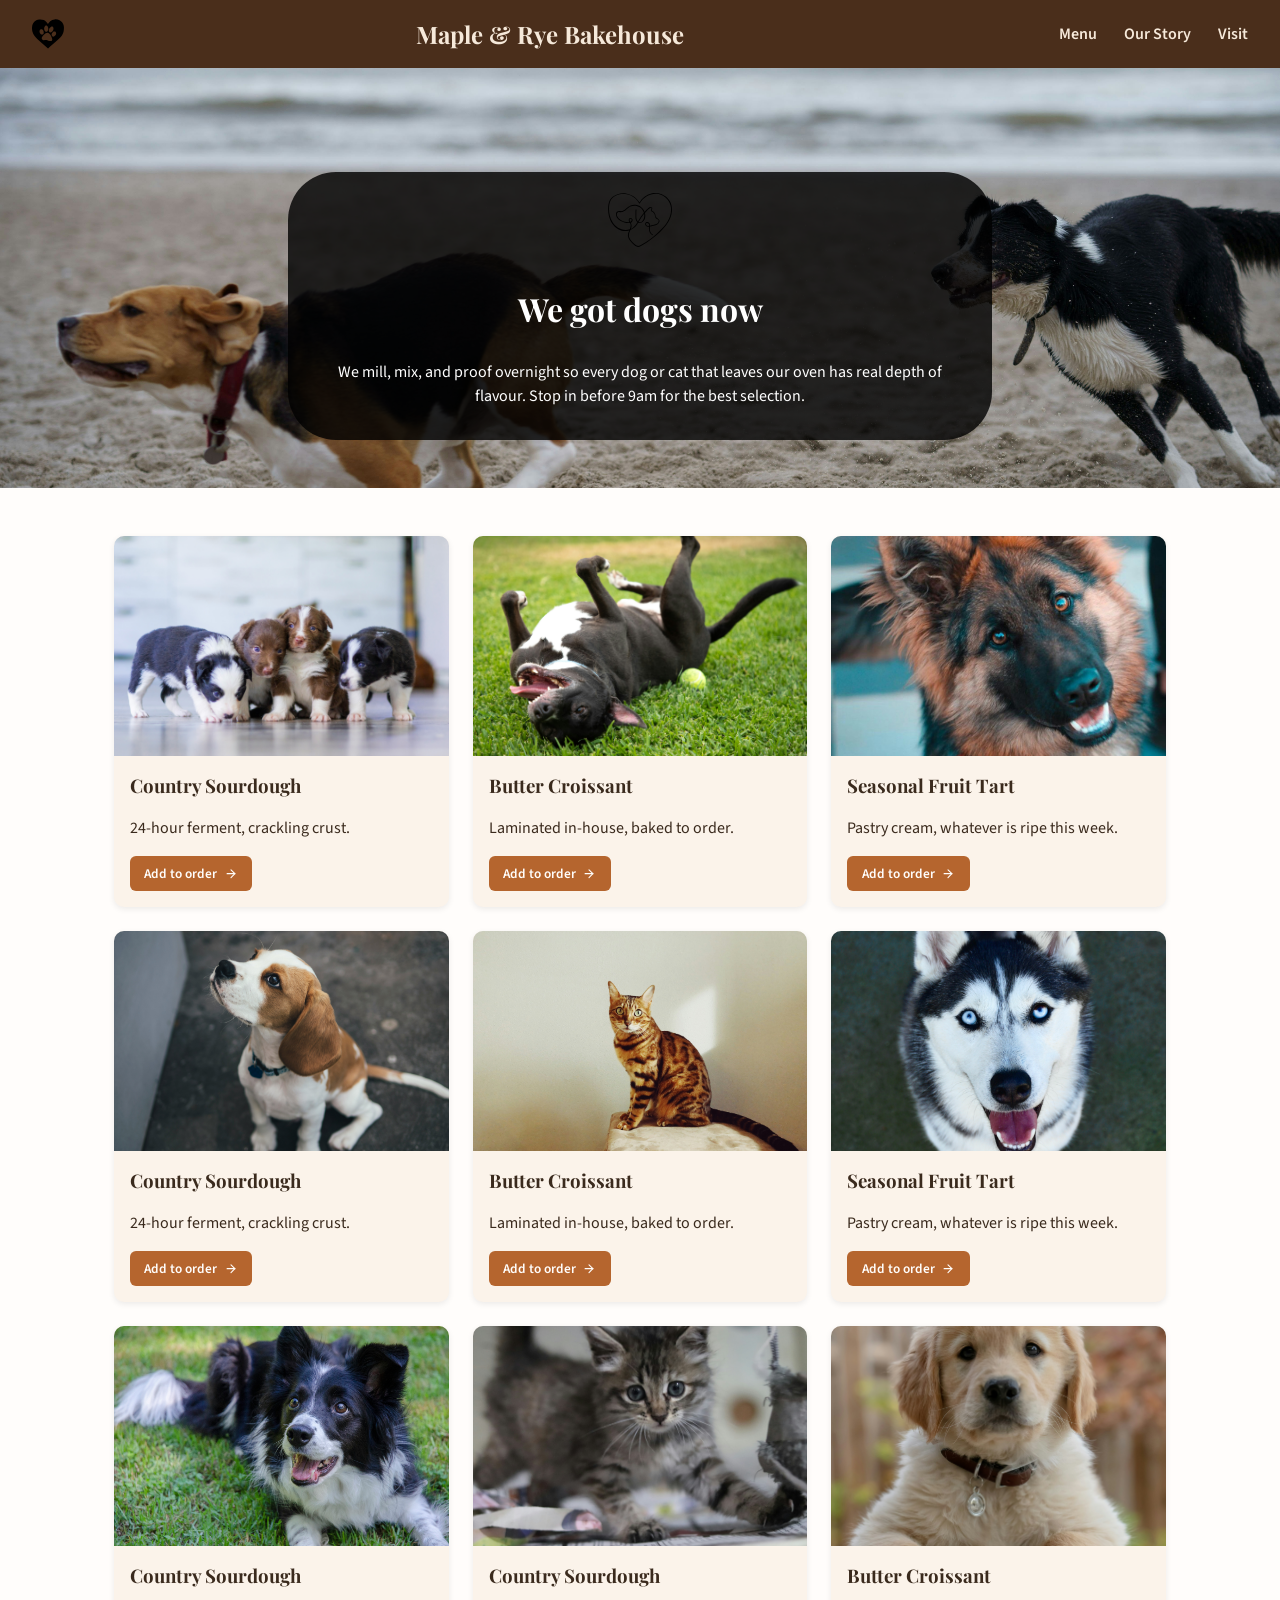
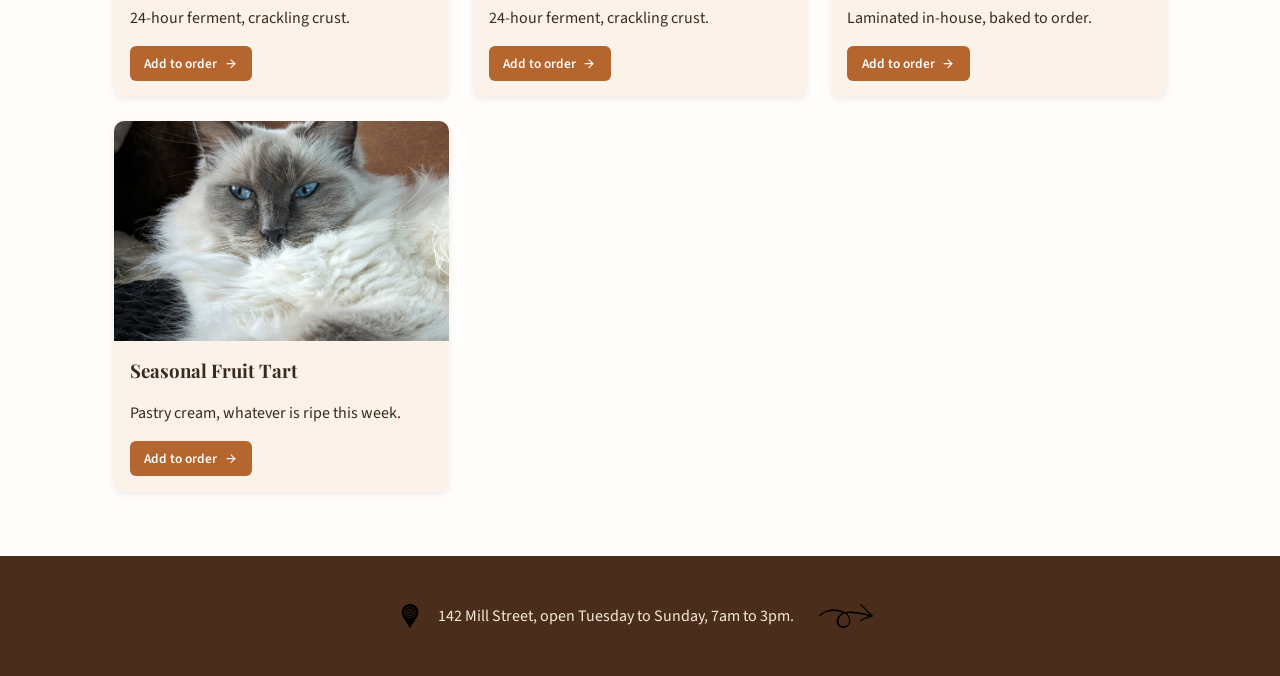
<file: image-optimization/index.html>
<!DOCTYPE html>
<html lang="en">

<head>
  <meta charset="UTF-8">
  <meta name="viewport" content="width=device-width, initial-scale=1.0">
  <title>Maple &amp; Rye Bakehouse</title>

  <link href="https://fonts.googleapis.com/css2?family=Playfair+Display:wght@700&family=Source+Sans+Pro&display=auto" rel="stylesheet">
  <link rel="stylesheet" href="css/styles.css">

  <script src="js/analytics.js" defer></script>
  <script src="js/main.js" defer></script>
</head>

<body>
  <header>
    <img src="Originals/svgs/heart-paw-icon.svg" alt="Logo" height="32" width="32">
    <h1>Maple &amp; Rye Bakehouse</h1>
    <nav>
      <a href="#products">Menu</a>
      <a href="#about">Our Story</a>
      <a href="#visit">Visit</a>
    </nav>
  </header>

  <div class="hero">
    <section class="intro" id="about">
      <img src="Originals/svgs/paws-heart-logo.svg" alt="Logo" height="64" width="64">
      <h2>We got dogs now</h2>
      <p>We mill, mix, and proof overnight so every dog or cat that leaves our oven has real depth of flavour. Stop in before 9am for the best selection.</p>
    </section>
  </div>

  <section class="products" id="products">
    <div class="product-card">
      <img src="Originals/image-1.jpg" alt="Hands lifting a round scored sourdough loaf from a cloth-lined basket">
      <div class="caption">
        <h3>Country Sourdough</h3>
        <p>24-hour ferment, crackling crust.</p>
        <button class="order-btn">
          Add to order
          <svg class="btn-arrow" width="14" height="14" viewBox="0 0 24 24" fill="none" stroke="currentColor" stroke-width="2" stroke-linecap="round" stroke-linejoin="round" aria-hidden="true" focusable="false">
            <line x1="5" y1="12" x2="19" y2="12"></line>
            <polyline points="12 5 19 12 12 19"></polyline>
          </svg>
        </button>
      </div>
    </div>
    <div class="product-card">
      <img src="Originals/image-2.jpg" alt="Close-up of golden, flaky almond croissants">
      <div class="caption">
        <h3>Butter Croissant</h3>
        <p>Laminated in-house, baked to order.</p>
        <button class="order-btn">
          Add to order
          <svg class="btn-arrow" width="14" height="14" viewBox="0 0 24 24" fill="none" stroke="currentColor" stroke-width="2" stroke-linecap="round" stroke-linejoin="round" aria-hidden="true" focusable="false">
            <line x1="5" y1="12" x2="19" y2="12"></line>
            <polyline points="12 5 19 12 12 19"></polyline>
          </svg>
        </button>
      </div>
    </div>
    <div class="product-card">
      <img src="Originals/image-3.jpg" alt="Fruit tarts topped with berries, kiwi, and rose-cut apple">
      <div class="caption">
        <h3>Seasonal Fruit Tart</h3>
        <p>Pastry cream, whatever is ripe this week.</p>
        <button class="order-btn">
          Add to order
          <svg class="btn-arrow" width="14" height="14" viewBox="0 0 24 24" fill="none" stroke="currentColor" stroke-width="2" stroke-linecap="round" stroke-linejoin="round" aria-hidden="true" focusable="false">
            <line x1="5" y1="12" x2="19" y2="12"></line>
            <polyline points="12 5 19 12 12 19"></polyline>
          </svg>
        </button>
      </div>
    </div>
    <div class="product-card">
      <img src="Originals/image-4.jpg" alt="Hands lifting a round scored sourdough loaf from a cloth-lined basket">
      <div class="caption">
        <h3>Country Sourdough</h3>
        <p>24-hour ferment, crackling crust.</p>
        <button class="order-btn">
          Add to order
          <svg class="btn-arrow" width="14" height="14" viewBox="0 0 24 24" fill="none" stroke="currentColor" stroke-width="2" stroke-linecap="round" stroke-linejoin="round" aria-hidden="true" focusable="false">
            <line x1="5" y1="12" x2="19" y2="12"></line>
            <polyline points="12 5 19 12 12 19"></polyline>
          </svg>
        </button>
      </div>
    </div>
    <div class="product-card">
      <img src="Originals/image-5.jpg" alt="Close-up of golden, flaky almond croissants">
      <div class="caption">
        <h3>Butter Croissant</h3>
        <p>Laminated in-house, baked to order.</p>
        <button class="order-btn">
          Add to order
          <svg class="btn-arrow" width="14" height="14" viewBox="0 0 24 24" fill="none" stroke="currentColor" stroke-width="2" stroke-linecap="round" stroke-linejoin="round" aria-hidden="true" focusable="false">
            <line x1="5" y1="12" x2="19" y2="12"></line>
            <polyline points="12 5 19 12 12 19"></polyline>
          </svg>
        </button>
      </div>
    </div>
    <div class="product-card">
      <img src="Originals/image-6.jpg" alt="Fruit tarts topped with berries, kiwi, and rose-cut apple">
      <div class="caption">
        <h3>Seasonal Fruit Tart</h3>
        <p>Pastry cream, whatever is ripe this week.</p>
        <button class="order-btn">
          Add to order
          <svg class="btn-arrow" width="14" height="14" viewBox="0 0 24 24" fill="none" stroke="currentColor" stroke-width="2" stroke-linecap="round" stroke-linejoin="round" aria-hidden="true" focusable="false">
            <line x1="5" y1="12" x2="19" y2="12"></line>
            <polyline points="12 5 19 12 12 19"></polyline>
          </svg>
        </button>
      </div>
    </div>
    <div class="product-card">
      <img src="Originals/image-7.jpg" alt="Hands lifting a round scored sourdough loaf from a cloth-lined basket">
      <div class="caption">
        <h3>Country Sourdough</h3>
        <p>24-hour ferment, crackling crust.</p>
        <button class="order-btn">
          Add to order
          <svg class="btn-arrow" width="14" height="14" viewBox="0 0 24 24" fill="none" stroke="currentColor" stroke-width="2" stroke-linecap="round" stroke-linejoin="round" aria-hidden="true" focusable="false">
            <line x1="5" y1="12" x2="19" y2="12"></line>
            <polyline points="12 5 19 12 12 19"></polyline>
          </svg>
        </button>
      </div>
    </div>
    <div class="product-card">
      <img src="Originals/image-8.jpg" alt="Hands lifting a round scored sourdough loaf from a cloth-lined basket">
      <div class="caption">
        <h3>Country Sourdough</h3>
        <p>24-hour ferment, crackling crust.</p>
        <button class="order-btn">
          Add to order
          <svg class="btn-arrow" width="14" height="14" viewBox="0 0 24 24" fill="none" stroke="currentColor" stroke-width="2" stroke-linecap="round" stroke-linejoin="round" aria-hidden="true" focusable="false">
            <line x1="5" y1="12" x2="19" y2="12"></line>
            <polyline points="12 5 19 12 12 19"></polyline>
          </svg>
        </button>
      </div>
    </div>
    <div class="product-card">
      <img src="Originals/image-9.jpg" alt="Close-up of golden, flaky almond croissants">
      <div class="caption">
        <h3>Butter Croissant</h3>
        <p>Laminated in-house, baked to order.</p>
        <button class="order-btn">
          Add to order
          <svg class="btn-arrow" width="14" height="14" viewBox="0 0 24 24" fill="none" stroke="currentColor" stroke-width="2" stroke-linecap="round" stroke-linejoin="round" aria-hidden="true" focusable="false">
            <line x1="5" y1="12" x2="19" y2="12"></line>
            <polyline points="12 5 19 12 12 19"></polyline>
          </svg>
        </button>
      </div>
    </div>
    <div class="product-card">
      <img src="Originals/image-10.jpg" alt="Fruit tarts topped with berries, kiwi, and rose-cut apple">
      <div class="caption">
        <h3>Seasonal Fruit Tart</h3>
        <p>Pastry cream, whatever is ripe this week.</p>
        <button class="order-btn">
          Add to order
          <svg class="btn-arrow" width="14" height="14" viewBox="0 0 24 24" fill="none" stroke="currentColor" stroke-width="2" stroke-linecap="round" stroke-linejoin="round" aria-hidden="true" focusable="false">
            <line x1="5" y1="12" x2="19" y2="12"></line>
            <polyline points="12 5 19 12 12 19"></polyline>
          </svg>
        </button>
      </div>
    </div>
  </section>

  <footer id="visit">
    <img src="Originals/svgs/location-marker-icon.svg" alt="Location" height="24" width="24">
    <p>142 Mill Street, open Tuesday to Sunday, 7am to 3pm.</p>
    <img src="Originals/svgs/arrow-icon.svg" alt="Location" height="24" width="72">
  </footer>
</body>

</html>
</file>
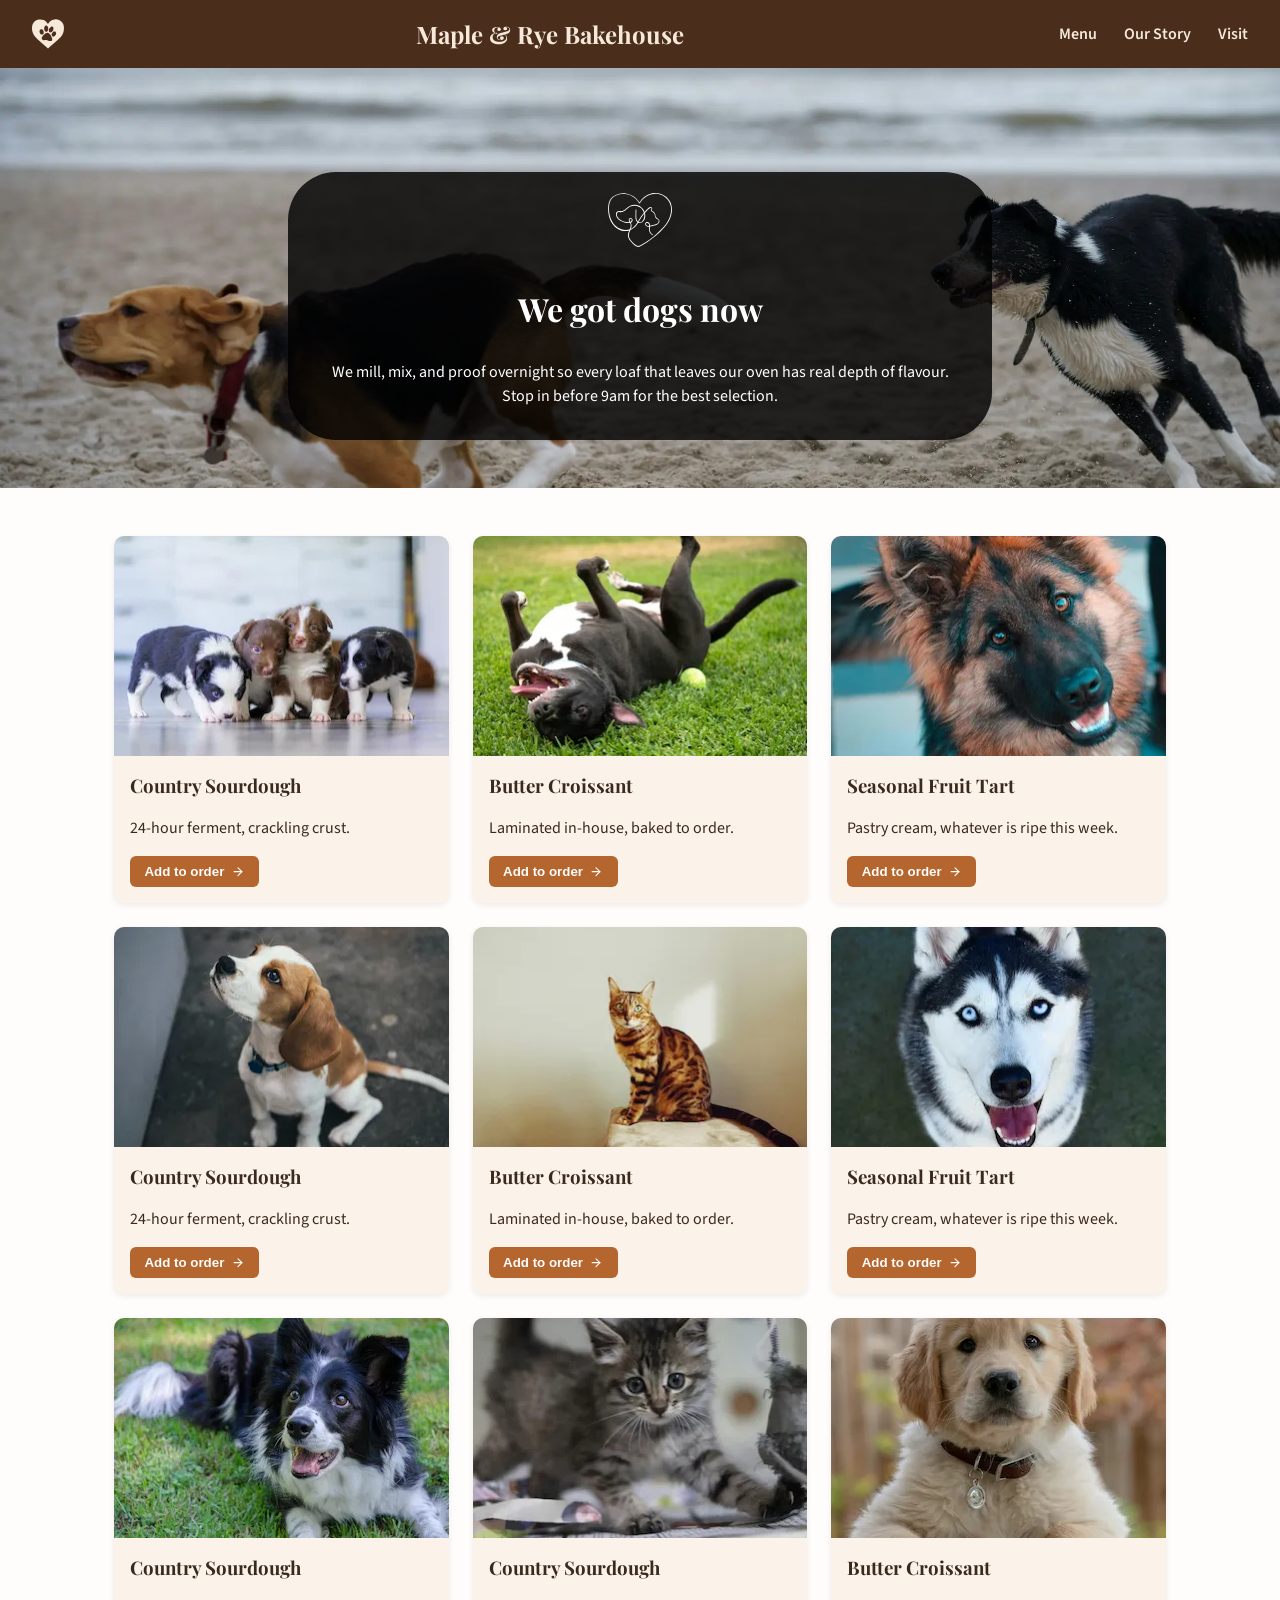
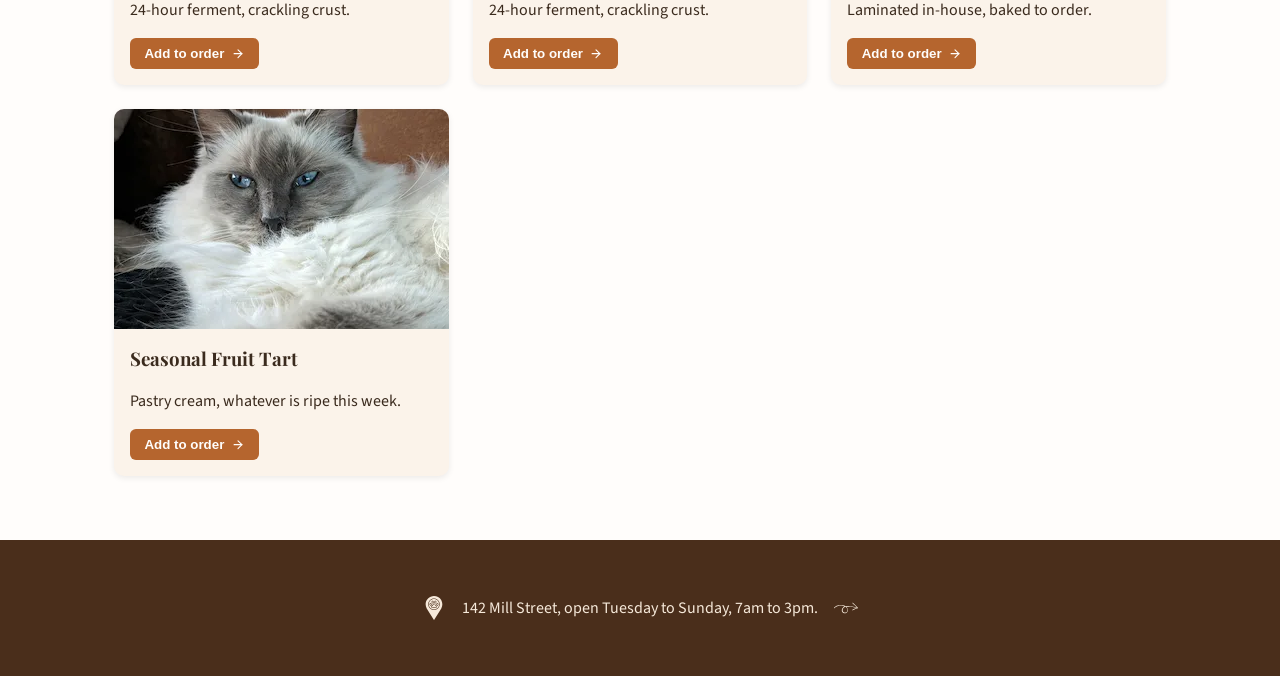
<file: image-optimization/optimized/index.html>
<!DOCTYPE html>
<html lang="en">

<!-- Starting file was alluded to but not provided so I just mutilated the starting file from the day 5 demo to hopefully fit the assignment parameters -->

<head>
  <meta charset="UTF-8">
  <meta name="viewport" content="width=device-width, initial-scale=1.0">
  <title>Maple &amp; Rye Bakehouse</title>

  <!-- I don't know where you got Source Sans Pro from, but it's not in Google Fonts anymore. I think the browser is just falling back to Arial. Replacing with Source Sans 3 for my optimization -->
  <link rel="preconnect" href="https://fonts.googleapis.com">
  <link rel="preconnect" href="https://fonts.gstatic.com" crossorigin>
  <!--link href="https://fonts.googleapis.com/css2?family=Playfair+Display:wght@700&family=Source+Sans+3:wght@400..600&display=swap" rel="stylesheet"-->
  <link
    rel="preload"
    href="https://fonts.googleapis.com/css2?family=Playfair+Display:wght@700&family=Source+Sans+3:wght@400..600&display=swap"
    as="style"
    onload="this.onload=null;this.rel='stylesheet'"
  />
  <noscript>
      <link
          href="https://fonts.googleapis.com/css2?family=Playfair+Display:wght@700&family=Source+Sans+3:wght@400..600&display=swap"
          rel="stylesheet"
          type="text/css"
      />
  </noscript>

  <link rel="preload" href="img/hero-small.webp" as="image" type="image/webp" fetchpriority="high">
  <link rel="stylesheet" href="css/styles.css">

  <script src="js/analytics.js" defer></script>
  <script src="js/main.js" defer></script>
</head>

<body>
  <svg xmlns="http://www.w3.org/2000/svg" width="0" height="0" style="position:absolute" aria-hidden="true">
    <symbol id="arrow-icon" viewBox="0 0 90 40">
      <path d="M88,21.1s0,0,0,0c0,0,0,0,0,0,0,0,0,0,0,0,.3,0,.6,0,.9,0,.4,0,.8-.3,1-.7.2-.4,0-.8-.2-1.1l-7.4-7.4c-2.5-2.5-4.9-4.9-7.4-7.4-1.4-1.4-2.8-2.8-4.2-4.2-.4-.4-1.1-.4-1.5,0-.4.4-.4,1.1,0,1.5,2.5,2.5,4.9,4.9,7.4,7.4s4.9,4.9,7.4,7.4l1.1,1.1c-5.5-1.5-11.1-2.7-16.8-3.5-3.1-.5-6.2-.8-9.3-1.1-2.8-.3-5.6-.4-8.5-.4-2.4,0-4.9.3-7.2.9-3.1-1.8-6.6-2.8-10-3.5-5.3-1-10.8-1.1-16.1-.1-5.2,1-10.2,3-14.3,6.4-1,.8-1.9,1.6-2.7,2.6-.4.4-.4,1.1,0,1.5.4.4,1.1.4,1.5,0,.9-.9,1.8-1.8,2.7-2.6.1,0,.2-.2.4-.3,0,0,0,0,.1,0,0,0,0,0,0,0,.3-.2.5-.4.8-.6.5-.3,1-.7,1.5-1,1.1-.6,2.1-1.2,3.3-1.7.1,0,.3-.1.4-.2,0,0,.1,0,.2,0,0,0,0,0,0,0,.3-.1.6-.2.9-.3.6-.2,1.2-.4,1.8-.6,1.2-.4,2.4-.7,3.7-.9.6-.1,1.2-.2,1.9-.3,0,0,.1,0,.2,0,0,0,0,0,0,0,0,0,0,0,0,0,.1,0,.3,0,.4,0,.3,0,.7,0,1,0,2.5-.2,5.1-.2,7.7,0,.3,0,.6,0,.8,0,.1,0,.3,0,.4,0,0,0,0,0,.1,0,.1,0,.2,0,.3,0,.6,0,1.2.2,1.9.3,1.4.3,2.8.6,4.1,1,.7.2,1.3.4,2,.7.2,0,.3.1.5.2,0,0,.2,0,.2,0,0,0,0,0,0,0,0,0,0,0,0,0,.3.1.7.3,1,.4-1.8.7-3.6,1.7-5.1,2.9-3.4,2.9-5.9,7.4-5.7,11.9,0,2.4.9,4.7,2.5,6.6,1.6,2,4.1,3.3,6.6,3.8,2.7.5,5.4,0,7.8-1.3,2.4-1.4,4.3-3.6,5.3-6.1,2-4.9.2-10.5-3.1-14.4-.8-1-1.8-1.9-2.8-2.6.3,0,.6-.1.9-.1,0,0,.1,0,.2,0,0,0,.2,0,.2,0,.2,0,.4,0,.5,0,2.7-.3,5.3-.2,8,0,2.9.2,5.8.5,8.8.8,1.3.2,2.9.4,4.3.6,1.5.2,2.9.5,4.4.8,3,.6,5.9,1.2,8.8,1.9.9.2,1.7.4,2.6.7-1.2.3-2.3.7-3.5,1.1-2.9,1.1-5.8,2.4-8.6,3.8-1.3.7-2.5,1.3-3.7,2.1-.5.3-.7.9-.4,1.4.3.5.9.7,1.4.4,2.3-1.4,4.7-2.6,7.2-3.7.7-.3,1.4-.6,2.1-.9.2,0,.3-.1.5-.2,0,0,.4-.2,0,0,0,0,.2,0,.3-.1.3-.1.7-.3,1-.4,1.4-.5,2.8-1,4.2-1.4.7-.2,1.4-.4,2.1-.5.2,0,.3,0,.5,0,0,0,.1,0,.2,0,0,0,0,0,0,0h0ZM44.8,17.1c.3.2.6.5.8.7.4.4.9.8,1.3,1.3.2.2.4.4.6.7,0,0,0,0,.1.1-.1-.2,0,0,0,0,0,.1.2.3.3.4.3.5.7,1,.9,1.5.1.3.3.5.4.8,0,.1.1.3.2.4,0,0,0,.1,0,.2,0,0,0,0,0,.1,0,0,0,0,0,0,.2.6.4,1.1.6,1.7,0,.3.1.5.2.8,0,.1,0,.3,0,.4,0,0,0,.1,0,.2,0,0,0,0,0,0,0,0,0,0,0,0,0,.6,0,1.2,0,1.7,0,.3,0,.5,0,.8,0,0,0,0,0,.1,0,0,0,0,0,.1,0,.2,0,.3,0,.5-.1.6-.3,1.2-.5,1.7,0,0,0,0,0,0,0,0,0,0,0,0,0,0,0,.1,0,.2,0,.1-.1.3-.2.4-.1.3-.3.5-.4.8-.2.3-.3.5-.5.8,0,0,0,0,0,.1,0,0,0,.1,0,0-.1.1-.2.3-.3.4-.4.5-.9.9-1.4,1.3,0,0,0,0-.1.1,0,0,0,0,0,0,0,0,0,0,0,0-.1,0-.2.2-.3.2-.3.2-.6.4-.9.5-.3.1-.5.3-.8.4,0,0-.1,0-.2,0,0,0,0,0,0,0-.2,0-.3.1-.5.2-.6.2-1.2.3-1.7.4,0,0,0,0,0,0,0,0-.1,0-.2,0-.1,0-.3,0-.4,0-.3,0-.6,0-.9,0-.1,0-.3,0-.4,0,0,0-.1,0-.2,0h0s0,0,0,0c-.3,0-.6,0-.9-.2-.3,0-.6-.1-.8-.2-.1,0-.3,0-.4-.1,0,0-.1,0-.2,0,0,0,0,0,0,0,0,0,0,0,0,0-.6-.2-1.1-.5-1.6-.8-.1,0-.2-.1-.3-.2,0,0-.2-.1-.2-.2-.2-.2-.5-.4-.7-.6-.2-.2-.4-.4-.6-.6,0,0-.2-.2-.3-.3,0,0-.1-.1-.2-.2,0,0,0,0,0,0,0,0,0,0,0,0-.3-.5-.6-.9-.9-1.5,0-.1-.1-.2-.2-.4,0,0,0,0,0,0,0,0,0-.1,0-.2,0-.2-.2-.5-.2-.7,0-.2-.1-.5-.2-.7,0-.1,0-.2,0-.4,0,0,0,0,0-.1,0,0,0,0,0,0,0-.5,0-1,0-1.5,0-.2,0-.5,0-.7,0,0,0-.3,0-.3,0-.1,0-.2,0-.4,0-.5.2-1,.4-1.5,0-.2.1-.5.2-.7,0-.1,0-.2.1-.3,0,0,0-.2,0-.2,0,0,0,0,0-.1.2-.5.4-1,.7-1.4.3-.5.5-.9.9-1.3,0-.1.2-.2.2-.3,0,0,0,0,0,0,0,0,0,0,.1-.1.2-.2.3-.4.5-.6.4-.4.7-.8,1.1-1.2.2-.2.4-.3.6-.5.1,0,.2-.2.3-.3,0,0,0,0,.1,0,0,0,0,0,0,0,.9-.7,2-1.3,3.1-1.8.1,0,.3-.1.4-.2,0,0,0,0,.1,0,0,0,.2,0,.2,0,.3-.1.6-.2.9-.3.3-.1.7-.2,1-.3.4.2.7.5,1.1.7.1,0,.3.2.4.3,0,0,0,0,0,0,0,0,0,0,0,0,0,0,.1.1.2.2h0ZM88,21.1c0,0,0,0-.1,0,0,0,0,0,0,0,0,0,0,0,0,0h0Z" />
    </symbol>
    <symbol id="heart-paw-icon" viewBox="0 0 90 82.5">
      <path d="M89,16.6c-1.9-6.4-5.7-11-11.6-14.1C73,.3,68.4-.4,63.6.2c-2.3.3-4.6,1-6.8,2-4.1,1.9-7.4,4.8-10,8.3-.6.9-1.2,1.7-1.9,2.6h-.1c-1.3-2.2-2.6-4.1-4.4-5.7-2.2-2.2-4.8-4.1-7.5-5.2C28.7.3,24.4-.2,20,.3c-2.3.3-4.5.9-6.5,1.9C5.2,6,.3,14,0,22.8c0,2.2,0,4.4.3,6.7.1,1.9.4,3.6,1,5.5,1.2,4.5,3.2,8.6,6,12.2,2.2,2.9,4.8,5.7,7.5,8.1,3.6,3.3,7.3,6.5,11,9.9,6.5,5.7,12.9,11.3,19.2,17.1h.1c.1.1.1,0,.1,0,4.4-4.1,8.7-8.1,13.2-12,4.4-3.8,8.6-7.5,12.9-11.3,3-2.8,6.1-5.5,8.9-8.6,2.5-2.8,4.6-5.8,6.2-9.1,1.9-3.8,2.8-7.8,3.2-11.9.1-1.7.1-3.6.3-5.5-.1-2.8-.4-5.1-1-7.3ZM53.1,21.4c3.5-2.3,7-.3,7.3,3.8v2c-.6,3.8-2.5,6.4-5.2,8.4-1.6,1.2-3.2,1.6-5.1.7s-2.6-2.5-2.8-4.5c0-4.5,2-8,5.8-10.5ZM36.9,18.8c1.9-1.7,3.9-1.9,5.8-.1,2.3,2,3,4.8,3,7.7s-.1,1.3-.1,1.9c-.3,2.2-1,4.2-2.8,5.7-1.7,1.3-3.6,1.3-5.4-.1-4.1-3.3-4.4-11.3-.6-15ZM24,41c-2.5-2.9-3.6-6.2-2.3-10,1.2-3.2,4.4-4.4,7.3-2.5s4.4,5.5,3.9,9.7c-.3,1.9-1,3.8-3.2,4.5-2.3.7-4.2,0-5.7-1.7ZM53.4,61c-1.6.3-3.3.3-4.8-.1-1.9-.4-3.8-1.3-5.5-2-2.5-1.2-4.8-1.5-7.4-.6-1.2.4-2.3.4-3.3.6-4.4-.7-6.4-4.9-4.2-9,2.5-4.5,5.8-8.1,10.2-10.7s7.1-2.2,10.7,1.5,6,8.3,7.4,13.4c.3,1,.3,2,.4,3-.3,2.2-1.5,3.8-3.5,4.1ZM61.4,48.4c-2.6.9-5.4-.7-6-3.6-.6-3.2.4-6,2.6-8.1,1-1,2.2-1.9,3.5-2.3,2.9-1.2,5.4.3,6.1,3.3.1.7.1,1.5.3,2.2-.1,3.3-3,7.4-6.5,8.6Z" />
    </symbol>
    <symbol id="location-marker-icon" viewBox="0 0 62.7 90">
      <path d="M31.3,0C14,0,0,14,0,31.3c0,5.3,1.4,10.6,4,15.2,0,0,0,.1,0,.2l26.5,42.8c.3.5.9.6,1.4.3.1,0,.2-.2.3-.3l26.5-42.8c0,0,0-.1,0-.2,8.4-15.1,3-34.2-12.1-42.6C41.9,1.4,36.7,0,31.3,0ZM31.3,52.6c-11.9,0-21.5-9.6-21.5-21.5S19.4,9.5,31.3,9.5s21.5,9.6,21.5,21.5c0,11.9-9.6,21.5-21.5,21.5Z" />
      <path d="M31.3,11.5c-10.8,0-19.6,8.8-19.6,19.6s8.8,19.6,19.6,19.6,19.6-8.8,19.6-19.6c0-10.8-8.8-19.6-19.6-19.6ZM32.7,22c.5-2.8,2.5-4.8,4.6-4.4,1.1.2,2,1,2.5,2.1.5,1.1.6,2.4.4,3.6-.5,2.6-2.2,4.5-4.1,4.5-.2,0-.3,0-.5,0-1.1-.2-2-1-2.5-2.1-.5-1.1-.6-2.4-.4-3.6ZM22.9,19.7c.4-1.1,1.3-1.9,2.5-2.1,2.1-.4,4.1,1.6,4.6,4.4.2,1.2.1,2.5-.4,3.6-.4,1.1-1.3,1.9-2.5,2.1-.2,0-.3,0-.5,0-1.9,0-3.6-1.9-4.1-4.5-.2-1.2-.1-2.5.4-3.6ZM19.4,36.7c-.2,0-.3,0-.5,0-1.9,0-3.6-1.8-4.1-4.5,0-.4-.1-.8-.1-1.2,0-.8.2-1.6.5-2.4.4-1.1,1.3-1.9,2.5-2.1,2.1-.4,4.1,1.6,4.6,4.4s-.7,5.4-2.8,5.8ZM41.2,42.3c-.8,1.4-2.2,2.3-3.8,2.3-1.2,0-2.4-.4-3.4-1-.8-.5-1.7-.7-2.6-.8-.9,0-1.8.4-2.6.8-1,.6-2.2.9-3.4,1-1.3,0-2.5-.6-3.3-1.6-.8-.9-1.2-2.2-1-3.4.2-1.1.8-2.1,1.5-2.9.5-.6,1.1-1.2,1.7-1.7.6-.6,1.2-1.3,1.8-1.9.4-.4.7-.9,1-1.3.6-1,1.4-1.9,2.4-2.6,1.9-1.3,4.1-.7,5.7,1.7,1.4,1.9,2.6,3.6,3.8,5.1.1.2.3.4.5.5,1.2,1.4,3,3.5,1.7,5.8ZM46.3,35.5c-.6.8-1.6,1.2-2.6,1.3-.2,0-.3,0-.5,0-2.1-.4-3.3-2.9-2.8-5.8s2.5-4.8,4.6-4.4c1.1.2,2,1,2.5,2.1.9,2.3.5,5-1.2,6.8Z" />
      <path d="M19.1,34.8c-.8.1-2-1-2.4-2.8-.2-.8,0-1.7.2-2.5.1-.3.5-.9,1-1,.8-.2,2,1,2.3,2.8s-.4,3.3-1.2,3.5Z" />
      <path d="M46,31c0,.3,0,.6,0,.9-.3,1.9-1.5,3-2.4,2.8-.8-.1-1.6-1.6-1.2-3.5.3-1.8,1.4-2.9,2.2-2.9,0,0,.1,0,.2,0,.5,0,.9.7,1,1,.2.5.3,1,.3,1.6Z" />
      <path d="M38.2,23c-.3,1.9-1.5,3-2.3,2.8-.5-.1-.8-.5-1-1-.3-.8-.4-1.7-.2-2.5.3-1.8,1.4-2.9,2.2-2.9,0,0,.1,0,.2,0,.5.1.8.5,1,1,.3.8.4,1.7.2,2.5Z" />
      <path d="M27.8,24.8c-.2.5-.5.8-1,1-.9.1-2-1-2.3-2.8-.2-.8,0-1.7.2-2.5.2-.5.5-.8,1-1,0,0,.1,0,.2,0,.8,0,1.9,1.1,2.2,2.9.2.8,0,1.7-.2,2.5Z" />
      <path d="M39.7,40.6c0,.3,0,.5-.2.8-.4.8-1.2,1.3-2.1,1.3-.9,0-1.8-.4-2.6-.8-1.1-.6-2.2-.9-3.4-1-1.2,0-2.4.4-3.4,1-.8.4-1.7.7-2.6.8-.7,0-1.4-.3-1.8-.9-.4-.5-.6-1.1-.5-1.8.2-.7.5-1.4,1.1-1.9.5-.6,1.1-1.1,1.6-1.7.6-.6,1.3-1.3,1.9-2,.4-.5.8-1,1.2-1.5.5-.8,1.1-1.5,1.9-2.1.4-.3,1.5-1,3,1.2,1.4,2,2.6,3.6,3.9,5.2.1.2.3.4.5.6.9,1.1,1.7,2,1.7,2.8Z" />
    </symbol>
    <symbol id="paws-heart-logo" viewBox="0 0 90 76.5">
      <defs>
        <style>
          .st0 {
            fill: none;
          }

          .st1 {
            fill-rule: evenodd;
          }

          .st2 {
            clip-path: url(#clippath);
          }
        </style>
        <clipPath id="clippath">
          <rect class="st0" x="0" width="90" height="76.5" />
        </clipPath>
      </defs>
      <g class="st2">
        <path class="st1" d="M44.3,13.5c3.7-6.1,9.7-10.7,16.6-12.4,4.8-1.2,10-.8,14.6,1,4.5,1.8,8.5,5,11.1,9.1,2.8,4.6,3.7,10.2,3.2,15.6-1.2,11.5-8.4,20.6-16.6,28.2-4,3.7-8.1,7.1-12.4,10.4-4.1,3.1-8.3,6-12.7,8.5-1.3.7-2.5,1.5-4,2-2.8.8-5.2-.8-7.3-2.5-2-1.8-4-3.7-5.6-5.8-1.6-2-2.8-4.3-3.1-6.9-.3-2.8.7-5.3,1.8-7.8-.3.1-.7.2-1,.3-4.9,1.2-10.1.3-14.5-2.1-7-3.9-11.4-11.1-13.2-18.8C.3,28.1,0,23.7.3,19.4c.3-4.1,1.3-8.2,3.9-11.4,2.4-3,5.9-5,9.6-6.1,4.1-1.3,8.5-1.5,12.7-.7,7.4,1.4,13.9,6,17.8,12.4h0ZM30.7,42.3c-1.6.4-3.2.2-4.8,0-3.6-.5-7.2-1.8-10.1-4-1.8-1.4-3.4-3.3-4.2-5.6-.6-1.9-.7-4.4.9-5.9,1-.9,2.3-1.1,3.5-1.1,1.3,0,2.6.3,3.9,0,.4-.1.7-.2,1.1-.4,1.9-.8,3.5-2.3,5-3.7,1.8-1.6,3.6-3,5.9-3.8,2.1-.8,4.3-1.1,6.6-.9,2.8.2,5.6,1.2,7.8,2.9,1.7,1.3,3,2.9,4.1,4.7.3.6.6,1.2.8,1.8,0,.2.1.4.2.6,0,0,0,0,0,0,1.6-1.8,3.3-3.5,5.1-5.1.8-.7,1.6-1.5,2.6-1.8,1-.3,2.4,0,2.9,1,.3.6.3,1.2,0,1.7-.2.4-.4.8-.6,1.2-.4.8-.2.8.5,1.2.4.3.9.5,1.3.8,1.2.9,2.3,2.1,3,3.5.7,1.5.4,3.3,1.2,4.7.8,1.3,2.2,1.8,3.4,2.6,1.4.9,1.9,2.5,1.4,4.1-.8,2.5-2.9,4-5.3,4.8-1,.4-2.1.6-3.2.9-1.6.4-3.1.8-4.7,1,0,.3,0,.6,0,.9-.1,1.1-.3,2.2-.2,3.4.2,2.8,1.8,5.4,4.2,6.7.7.4,0,1.4-.6,1-3.4-2-5.1-5.5-4.8-9.5,0-.8.2-1.6.3-2.3-.2,0-.4,0-.5,0-.5,0-1,0-1.4,0-1.3-.2-2.5-.8-3.2-2-.9-1.4-.7-3.4.8-4.3,1.5-.8,3.5-.2,4.5,1.2.8,1.1,1.1,2.4,1.1,3.7.7-.1,1.5-.3,2.2-.5,1.5-.3,2.9-.7,4.4-1.1,1.1-.3,2-.7,3-1.3.9-.5,1.3-.9,1.9-1.8.7-1.2,1.1-2.9-.2-3.9-1.2-.8-2.5-1.3-3.4-2.4-.6-.7-1-1.6-1.1-2.5-.1-.7,0-1.4-.3-2.1-.4-1.5-1.7-2.8-2.8-3.7l-.4-.3-1.6-.9c-.6-.5-.7-1.2-.5-2,.2-.6,1-1.5.8-2.1-.3-.8-1.4-.7-2-.4-.9.5-1.7,1.3-2.4,2-.8.7-1.5,1.5-2.3,2.2-.9.9-1.7,1.8-2.6,2.8,0,0,0,.2,0,.3,0,.3.1.6.2.8.2.9.3,1.8.3,2.7,0,2.6-.6,5.2-2.2,7.3-1.4,1.9-3.6,3.5-6.1,3.1-.6,0-1.1-.3-1.7-.5-1.7,2.8-3.6,5.5-6.2,7.6-1.4,1.2-3,2.1-4.7,2.7-.6,1.3-1.2,2.6-1.6,3.9-.8,2.4-.8,4.9.3,7.3,1.5,3.3,4.4,6.1,7,8.5.9.8,1.9,1.7,3,2.2,2.9,1.5,4.8,0,7.3-1.4,7.4-4.3,14.3-9.5,20.7-15,7.8-6.8,15.8-14.7,19-24.8,1.6-4.9,2-10.2.8-15.2-1.1-4.7-3.8-8.8-7.6-11.7-3.6-2.8-8.1-4.4-12.7-4.7-4.6-.2-9.2,1.1-13.2,3.4-4,2.4-7.4,5.9-9.7,10-.2.4-.8.4-1,0-2.8-5-7.2-9-12.4-11.2-4-1.7-8.4-2.2-12.7-1.8-5.8.7-12,3.4-14.9,8.8-2,3.6-2.4,8-2.4,12.1,0,6.4,1.5,13,4.9,18.5,4,6.5,11,11.3,18.8,11.1,1.9,0,3.8-.4,5.5-1,1-2.3,1.9-5,1-7.5-.2-.6-.6-1.2-.9-1.7h0ZM31.8,42c.5.8.9,1.6,1.1,2.5.3,1.3.2,2.7,0,4-.2.8-.4,1.6-.7,2.4,1.3-.6,2.5-1.4,3.6-2.3,2.3-2,4.1-4.5,5.6-7.1-.9-.8-1.6-1.8-2-2.9-1-2.5-.7-5-.7-7.5,0-1.1,0-2.2,0-3.4,0-1.2,0-2.5.2-3.7.2-.8,1.3-.4,1.1.3-.2,1-.2,2.2-.2,3.2,0,1,0,2,0,3.1,0,2.4-.2,4.8.5,7.1.3,1,.9,2.1,1.7,2.8.2-.4.5-.8.7-1.2,2.4-4,4.9-7.7,7.8-11.2-.9-3.1-2.9-6-5.7-7.8-3.9-2.5-9.2-2.9-13.4-.9-.6.3-1.1.6-1.6.9-.7.4-1.3.9-1.9,1.4-2.3,1.9-4.7,4.4-7.7,5.3-1.1.3-2.2.2-3.4.2-.9,0-1.9-.2-2.7.2-.3.1-.6.3-.8.5-1.3,1.3-1,3.7-.3,5.2,1.8,4.1,6.2,6.6,10.4,7.7,1.8.5,4.7.9,6.7.6-.2-.3-.3-.6-.5-.9-.4-1-.6-2.2-.2-3.3.4-1,1.3-1.8,2.5-1.8,1.2.1,2.2,1,2.6,2.1.4,1.2-.1,2.5-.9,3.4-.5.5-1,.9-1.6,1.2h0ZM31.2,40.9c.8-.3,1.5-.9,1.9-1.7.3-.6.3-1.3,0-1.9-.2-.3-.5-.6-.9-.8-.9-.4-1.6.4-1.8,1.2-.2,1.1.3,2.2.9,3.1h0ZM42.9,41c.4.2.8.3,1.2.4,2.3.3,4.3-1.5,5.4-3.3,1.2-1.9,1.6-4.3,1.6-6.5,0-.8-.1-1.5-.3-2.2-1.5,1.8-2.9,3.7-4.2,5.6-1.3,2-2.5,4-3.7,6h0ZM58,46.5c0-.9,0-1.7-.5-2.5-.4-.8-1-1.4-1.8-1.6-.6-.2-1.4-.1-1.9.4-1.1,1.1,0,2.9,1.2,3.4.9.4,2,.5,3,.3h0Z" />
      </g>
    </symbol>
  </svg>
  <header>
    <svg class="icon" width="32" height="32" aria-label="Maple and Rye Bakehouse Logo">
      <use href="#heart-paw-icon"></use>
    </svg>
    <h1>Maple &amp; Rye Bakehouse</h1>
    <nav>
      <a href="#products">Menu</a>
      <a href="#about">Our Story</a>
      <a href="#visit">Visit</a>
    </nav>
  </header>

  <div class="hero">
    <section class="intro" id="about">
      <svg class="icon" width="64" height="64" aria-label="Maple and Rye Bakehouse Logo">
        <use href="#paws-heart-logo"></use>
      </svg>
      <h2>We got dogs now</h2>
      <p>We mill, mix, and proof overnight so every loaf that leaves our oven has real depth of flavour. Stop in before 9am for the best selection.</p>
    </section>
  </div>

  <section class="products" id="products">
    <div class="product-card">
      <img width="220" height="335" src="img/image-1.webp" srcset="img/image-1.webp 1x, img/image-1@2x.webp 2x" alt="Four puppies">
      <div class="caption">
        <h3>Country Sourdough</h3>
        <p>24-hour ferment, crackling crust.</p>
        <button class="order-btn">
          Add to order
          <svg class="btn-arrow" width="14" height="14" viewBox="0 0 24 24" fill="none" stroke="currentColor" stroke-width="2" stroke-linecap="round" stroke-linejoin="round" aria-hidden="true" focusable="false">
            <line x1="5" y1="12" x2="19" y2="12"></line>
            <polyline points="12 5 19 12 12 19"></polyline>
          </svg>
        </button>
      </div>
    </div>
    <div class="product-card">
      <img width="220" height="335" src="img/image-2.webp" srcset="img/image-2.webp 1x, img/image-2@2x.webp 2x" alt="Dog rolling in grass with tennis ball">
      <div class="caption">
        <h3>Butter Croissant</h3>
        <p>Laminated in-house, baked to order.</p>
        <button class="order-btn">
          Add to order
          <svg class="btn-arrow" width="14" height="14" viewBox="0 0 24 24" fill="none" stroke="currentColor" stroke-width="2" stroke-linecap="round" stroke-linejoin="round" aria-hidden="true" focusable="false">
            <line x1="5" y1="12" x2="19" y2="12"></line>
            <polyline points="12 5 19 12 12 19"></polyline>
          </svg>
        </button>
      </div>
    </div>
    <div class="product-card">
      <img width="220" height="335" src="img/image-3.webp" srcset="img/image-3.webp 1x, img/image-3@2x.webp 2x" alt="Dog tilting head at camera">
      <div class="caption">
        <h3>Seasonal Fruit Tart</h3>
        <p>Pastry cream, whatever is ripe this week.</p>
        <button class="order-btn">
          Add to order
          <svg class="btn-arrow" width="14" height="14" viewBox="0 0 24 24" fill="none" stroke="currentColor" stroke-width="2" stroke-linecap="round" stroke-linejoin="round" aria-hidden="true" focusable="false">
            <line x1="5" y1="12" x2="19" y2="12"></line>
            <polyline points="12 5 19 12 12 19"></polyline>
          </svg>
        </button>
      </div>
    </div>
    <div class="product-card">
      <img loading="lazy" width="220" height="335" src="img/image-4.webp" srcset="img/image-4.webp 1x, img/image-4@2x.webp 2x" alt="Dog sitting and looking past camera">
      <div class="caption">
        <h3>Country Sourdough</h3>
        <p>24-hour ferment, crackling crust.</p>
        <button class="order-btn">
          Add to order
          <svg class="btn-arrow" width="14" height="14" viewBox="0 0 24 24" fill="none" stroke="currentColor" stroke-width="2" stroke-linecap="round" stroke-linejoin="round" aria-hidden="true" focusable="false">
            <line x1="5" y1="12" x2="19" y2="12"></line>
            <polyline points="12 5 19 12 12 19"></polyline>
          </svg>
        </button>
      </div>
    </div>
    <div class="product-card">
      <img loading="lazy" width="220" height="335" src="img/image-5.webp" srcset="img/image-5.webp 1x, img/image-5@2x.webp 2x" alt="Cat staring at camera">
      <div class="caption">
        <h3>Butter Croissant</h3>
        <p>Laminated in-house, baked to order.</p>
        <button class="order-btn">
          Add to order
          <svg class="btn-arrow" width="14" height="14" viewBox="0 0 24 24" fill="none" stroke="currentColor" stroke-width="2" stroke-linecap="round" stroke-linejoin="round" aria-hidden="true" focusable="false">
            <line x1="5" y1="12" x2="19" y2="12"></line>
            <polyline points="12 5 19 12 12 19"></polyline>
          </svg>
        </button>
      </div>
    </div>
    <div class="product-card">
      <img loading="lazy" width="220" height="335" src="img/image-6.webp" srcset="img/image-6.webp 1x, img/image-6@2x.webp 2x" alt="Husky staring at camera">
      <div class="caption">
        <h3>Seasonal Fruit Tart</h3>
        <p>Pastry cream, whatever is ripe this week.</p>
        <button class="order-btn">
          Add to order
          <svg class="btn-arrow" width="14" height="14" viewBox="0 0 24 24" fill="none" stroke="currentColor" stroke-width="2" stroke-linecap="round" stroke-linejoin="round" aria-hidden="true" focusable="false">
            <line x1="5" y1="12" x2="19" y2="12"></line>
            <polyline points="12 5 19 12 12 19"></polyline>
          </svg>
        </button>
      </div>
    </div>
    <div class="product-card">
      <img loading="lazy" width="220" height="335" src="img/image-7.webp" srcset="img/image-7.webp 1x, img/image-7@2x.webp 2x" alt="Dog laying in grass and panting">
      <div class="caption">
        <h3>Country Sourdough</h3>
        <p>24-hour ferment, crackling crust.</p>
        <button class="order-btn">
          Add to order
          <svg class="btn-arrow" width="14" height="14" viewBox="0 0 24 24" fill="none" stroke="currentColor" stroke-width="2" stroke-linecap="round" stroke-linejoin="round" aria-hidden="true" focusable="false">
            <line x1="5" y1="12" x2="19" y2="12"></line>
            <polyline points="12 5 19 12 12 19"></polyline>
          </svg>
        </button>
      </div>
    </div>
    <div class="product-card">
      <img loading="lazy" width="220" height="335" src="img/image-8.webp" srcset="img/image-8.webp 1x, img/image-8@2x.webp 2x" alt="Kitten looking into camera">
      <div class="caption">
        <h3>Country Sourdough</h3>
        <p>24-hour ferment, crackling crust.</p>
        <button class="order-btn">
          Add to order
          <svg class="btn-arrow" width="14" height="14" viewBox="0 0 24 24" fill="none" stroke="currentColor" stroke-width="2" stroke-linecap="round" stroke-linejoin="round" aria-hidden="true" focusable="false">
            <line x1="5" y1="12" x2="19" y2="12"></line>
            <polyline points="12 5 19 12 12 19"></polyline>
          </svg>
        </button>
      </div>
    </div>
    <div class="product-card">
      <img loading="lazy" width="220" height="335" src="img/image-9.webp" srcset="img/image-9.webp 1x, img/image-9@2x.webp 2x" alt="Dog sitting at table like people">
      <div class="caption">
        <h3>Butter Croissant</h3>
        <p>Laminated in-house, baked to order.</p>
        <button class="order-btn">
          Add to order
          <svg class="btn-arrow" width="14" height="14" viewBox="0 0 24 24" fill="none" stroke="currentColor" stroke-width="2" stroke-linecap="round" stroke-linejoin="round" aria-hidden="true" focusable="false">
            <line x1="5" y1="12" x2="19" y2="12"></line>
            <polyline points="12 5 19 12 12 19"></polyline>
          </svg>
        </button>
      </div>
    </div>
    <div class="product-card">
      <img loading="lazy" width="220" height="335" src="img/image-10.webp" srcset="img/image-10.webp 1x, img/image-10@2x.webp 2x" alt="Very fluffy cat">
      <div class="caption">
        <h3>Seasonal Fruit Tart</h3>
        <p>Pastry cream, whatever is ripe this week.</p>
        <button class="order-btn">
          Add to order
          <svg class="btn-arrow" width="14" height="14" viewBox="0 0 24 24" fill="none" stroke="currentColor" stroke-width="2" stroke-linecap="round" stroke-linejoin="round" aria-hidden="true" focusable="false">
            <line x1="5" y1="12" x2="19" y2="12"></line>
            <polyline points="12 5 19 12 12 19"></polyline>
          </svg>
        </button>
      </div>
    </div>
  </section>

  <footer id="visit">
    <svg class="icon" width="24" height="24" aria-label="Location">
      <use href="#location-marker-icon"></use>
    </svg>
    <p>142 Mill Street, open Tuesday to Sunday, 7am to 3pm.</p>
    <svg class="icon" width="24" height="72" aria-label="Go">
      <use href="#arrow-icon"></use>
    </svg>
  </footer>
</body>

</html>
</file>
<file: image-optimization/css/styles.css>
/* Maple & Rye Bakehouse -- main stylesheet */

* {
  box-sizing: border-box;
}

body {
  margin: 0;
  font-family: 'Source Sans Pro', Arial, sans-serif;
  color: #3A2A1D;
  background: #FFFDFB;
  line-height: 1.5;
}

header {
  background: #4A2E1B;
  color: #F6E9DA;
  padding: 1rem 2rem;
  display: flex;
  justify-content: space-between;
  align-items: center;
}

header h1 {
  font-family: 'Playfair Display', Georgia, serif;
  font-size: 1.5rem;
  margin: 0;
}

nav a {
  color: #F6E9DA;
  text-decoration: none;
  margin-left: 1.5rem;
  font-weight: 600;
}

.hero {
  overflow: hidden;
  background-image: url("../Originals/image-11.jpg");
  background-position: center;
  background-size: cover;
  width: 100%;
  height: 420px;
  display: flex;
  flex-direction: column;
  justify-content: end;
  align-items: center;
  color: white;
  margin-bottom: 3rem;
}

.hero .intro {
  background-color: #000c;
  padding: 1rem 2rem;
  border-radius: 3rem;

}

.hero p {
  margin-top: 0;
  max-width: 80ch;
}

.intro {
  max-width: 720px;
  margin: 3rem auto;
  padding: 0 1.5rem;
  text-align: center;
}

.intro h2 {
  font-family: 'Playfair Display', Georgia, serif;
  font-size: 2rem;
}

.products {
  display: grid;
  grid-template-columns: repeat(3, 1fr);
  gap: 1.5rem;
  max-width: 1100px;
  margin: 0 auto 4rem;
  padding: 0 1.5rem;
}

.product-card {
  background: #FBF3EA;
  border-radius: 10px;
  overflow: hidden;
  box-shadow: 0 2px 6px rgba(0, 0, 0, 0.08);
}

.product-card img {
  width: 100%;
  height: 220px;
  object-fit: cover;
  display: block;
}

.product-card .caption {
  padding: 1rem;
}

.product-card h3 {
  margin: 0 0 0.25rem;
  font-family: 'Playfair Display', Georgia, serif;
}

footer {
  background: #4A2E1B;
  color: #F6E9DA;
  text-align: center;
  padding: 2rem;
  display: flex;
  justify-content: center;
  align-items: center;
  gap: 1rem;
}

.order-btn {
  display: inline-flex;
  align-items: center;
  gap: 0.4rem;
  background: #B5652E;
  color: #FFFDFB;
  border: none;
  border-radius: 6px;
  padding: 0.5rem 0.9rem;
  font-family: 'Source Sans Pro', Arial, sans-serif;
  font-weight: 600;
  cursor: pointer;
  width: fit-content;
}

.btn-arrow {
  flex-shrink: 0;
  max-height: 1em;
  max-width: 100%;
}

/* ---- print styles, bundled in with everything else ---- */
@media print {

  header,
  nav,
  footer {
    display: none;
  }

  body {
    color: #000;
    background: #fff;
  }

  .products {
    grid-template-columns: 1fr;
  }
}
</file>
<file: image-optimization/optimized/css/styles.css>
/* Maple & Rye Bakehouse -- main stylesheet */

* {
  box-sizing: border-box;
}

body {
  margin: 0;
  font-family: 'Source Sans 3', Arial, sans-serif;
  color: #3A2A1D;
  background: #FFFDFB;
  line-height: 1.5;
}

header {
  background: #4A2E1B;
  color: #F6E9DA;
  padding: 1rem 2rem;
  display: flex;
  justify-content: space-between;
  align-items: center;
}

header h1 {
  font-family: 'Playfair Display', Georgia, serif;
  font-size: 1.5rem;
  margin: 0;
}

nav a {
  color: #F6E9DA;
  text-decoration: none;
  margin-left: 1.5rem;
  font-weight: 600;
}

.hero {
  overflow: hidden;
  background-image: url("../img/hero-small.webp");
  background-position: center;
  background-size: cover;
  width: 100%;
  height: 420px;
  display: flex;
  flex-direction: column;
  justify-content: end;
  align-items: center;
  color: white;
  margin-bottom: 3rem;
}

.hero .intro {
  background-color: #000c;
  padding: 1rem 2rem;
  border-radius: 3rem;

}

@media screen and (min-width: 500px) and (max-width: 1000px) {
  .hero {
    background-image: url("../img/hero-medium.webp");
  }
}

@media screen and (min-width: 1000px) {
  .hero {
    background-image: url("../img/hero-large.webp");
  }
}

.hero p {
  margin-top: 0;
  max-width: 80ch;
}

.intro {
  max-width: 720px;
  margin: 3rem auto;
  padding: 0 1.5rem;
  text-align: center;
}

.intro h2 {
  font-family: 'Playfair Display', Georgia, serif;
  font-size: 2rem;
}

.products {
  display: grid;
  grid-template-columns: repeat(3, 1fr);
  gap: 1.5rem;
  max-width: 1100px;
  margin: 0 auto 4rem;
  padding: 0 1.5rem;
}

.product-card {
  background: #FBF3EA;
  border-radius: 10px;
  overflow: hidden;
  box-shadow: 0 2px 6px rgba(0, 0, 0, 0.08);
}

.product-card img {
  width: 100%;
  height: 220px;
  object-fit: cover;
  display: block;
}

.product-card .caption {
  padding: 1rem;
}

.product-card h3 {
  margin: 0 0 0.25rem;
  font-family: 'Playfair Display', Georgia, serif;
}

footer {
  background: #4A2E1B;
  color: #F6E9DA;
  text-align: center;
  padding: 2rem;
  display: flex;
  justify-content: center;
  align-items: center;
  gap: 1rem;
}

.order-btn {
  display: inline-flex;
  align-items: center;
  gap: 0.4rem;
  background: #B5652E;
  color: #FFFDFB;
  border: none;
  border-radius: 6px;
  padding: 0.5rem 0.9rem;
  font-family: 'Source Sans Pro', Arial, sans-serif;
  font-weight: 600;
  cursor: pointer;
  width: fit-content;
}

.btn-arrow {
  flex-shrink: 0;
  max-height: 1em;
  max-width: 100%;
}

svg.icon {
  fill: currentColor;
}

/* ---- print styles, bundled in with everything else ---- */
@media print {

  header,
  nav,
  footer {
    display: none;
  }

  body {
    color: #000;
    background: #fff;
  }

  .products {
    grid-template-columns: 1fr;
  }
}
</file>
